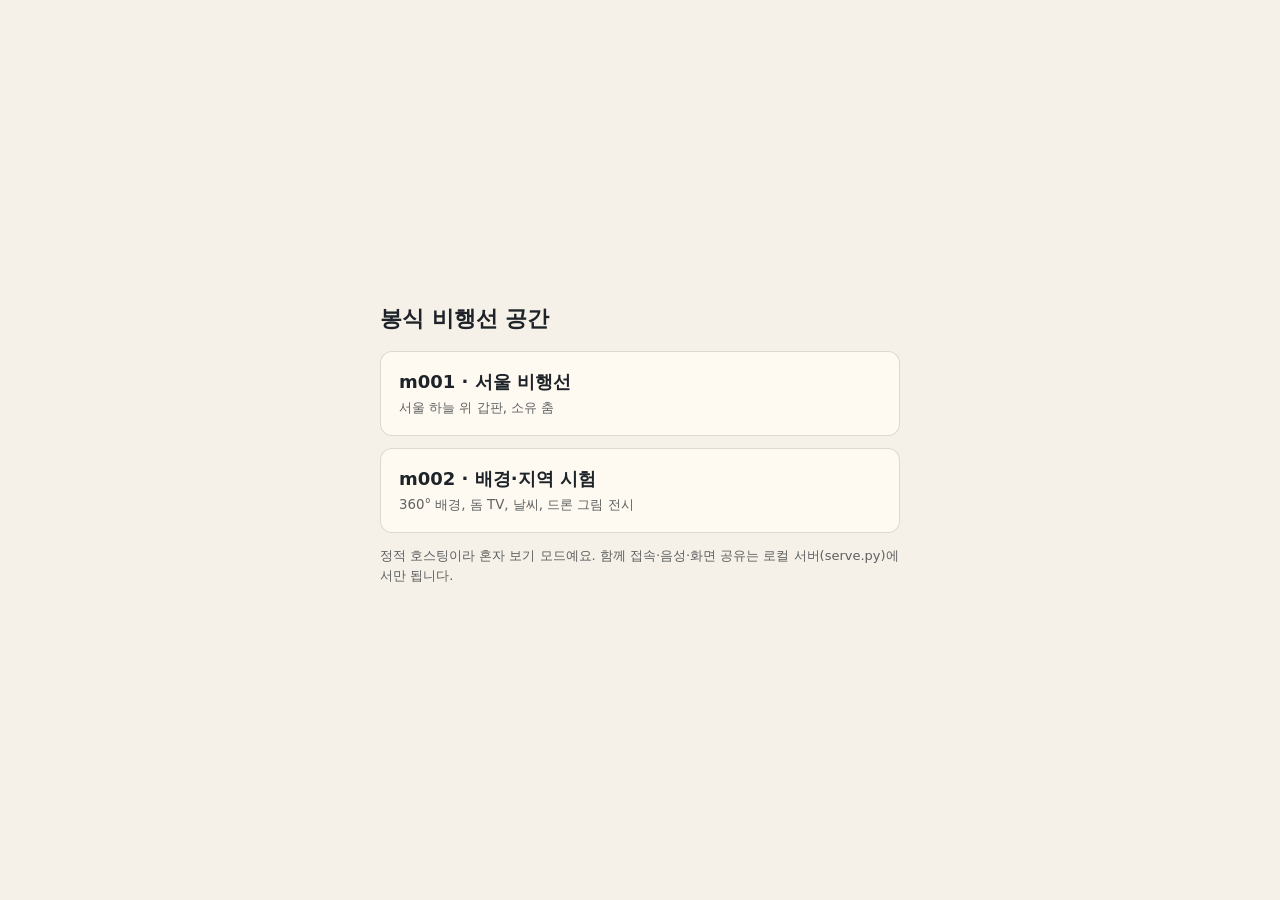
<file: index.html>
<!doctype html>
<html lang="ko"><head><meta charset="utf-8"><meta name="viewport" content="width=device-width,initial-scale=1">
<title>봉식 비행선 공간</title>
<style>:root{color-scheme:light dark;--bg:#f6f1e8;--fg:#1d2328;--card:#fffaf1;--line:#0002}
@media (prefers-color-scheme:dark){:root{--bg:#12181d;--fg:#f2ece2;--card:#1b232a;--line:#fff2}}
body{margin:0;min-height:100vh;display:grid;place-items:center;background:var(--bg);color:var(--fg);font:16px/1.5 system-ui,sans-serif;padding:16px;box-sizing:border-box}
main{max-width:520px;width:100%}h1{font-size:22px;margin:0 0 16px}a{display:block;padding:16px 18px;margin:0 0 12px;border:1px solid var(--line);border-radius:12px;background:var(--card);color:inherit;text-decoration:none}
a b{display:block;font-size:18px}small{opacity:.7}p{font-size:13px;opacity:.7}</style></head>
<body><main><h1>봉식 비행선 공간</h1>
<a href="./m001/"><b>m001 · 서울 비행선</b><small>서울 하늘 위 갑판, 소유 춤</small></a>
<a href="./m002/"><b>m002 · 배경·지역 시험</b><small>360° 배경, 돔 TV, 날씨, 드론 그림 전시</small></a>
<p>정적 호스팅이라 혼자 보기 모드예요. 함께 접속·음성·화면 공유는 로컬 서버(serve.py)에서만 됩니다.</p>
</main></body></html>
</file>
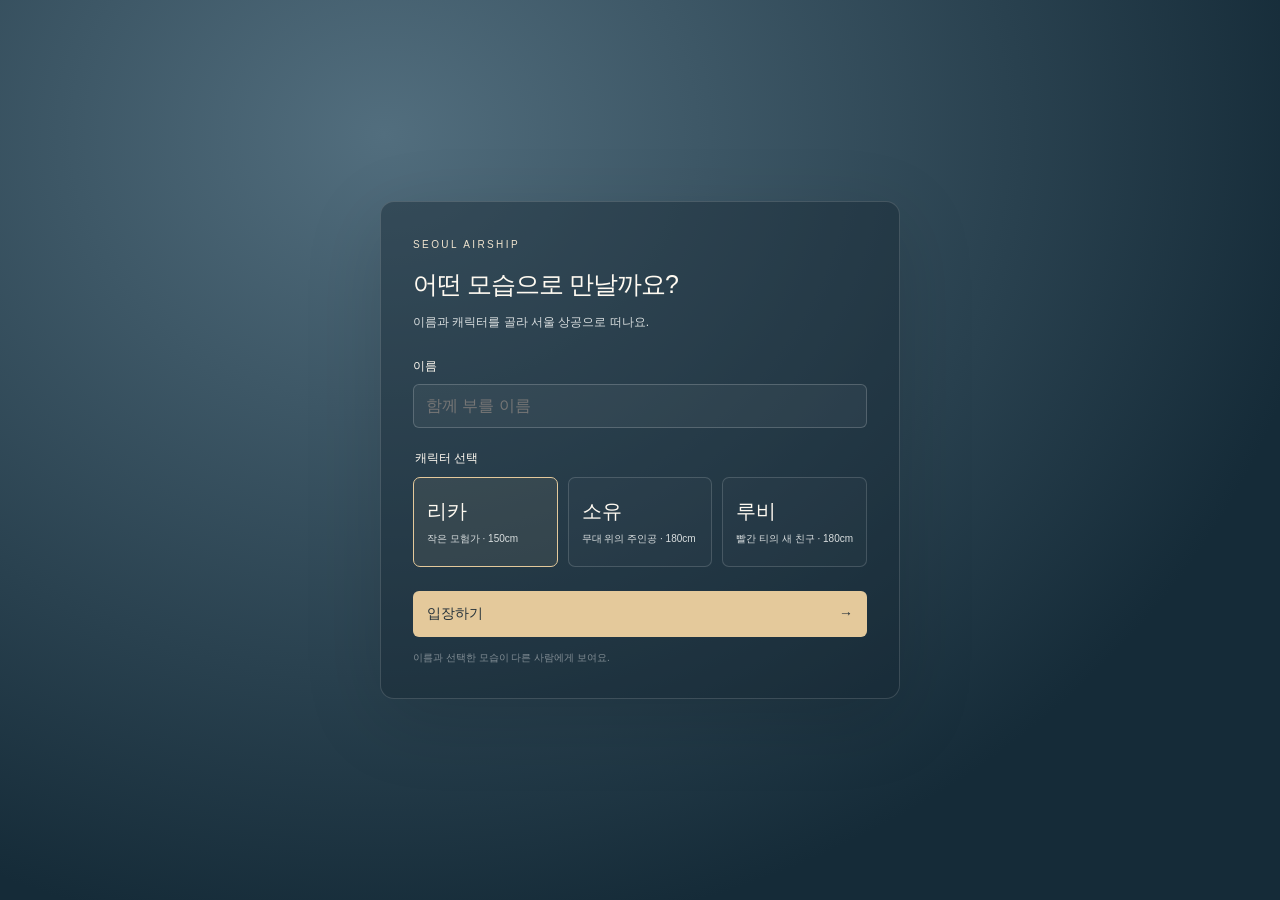
<file: m001/index.html>
<!doctype html>
<html lang="ko">
<head>
<meta charset="utf-8"><meta name="viewport" content="width=device-width, initial-scale=1, viewport-fit=cover">
<meta name="theme-color" content="#18232c">
<title>서울 상공 · 소유의 춤</title>
<link rel="icon" href="data:image/svg+xml,%3Csvg xmlns='http://www.w3.org/2000/svg' viewBox='0 0 32 32'%3E%3Cpath d='M15 3h2l1 12 8 14h-7l-3-7-3 7H6l8-14z' fill='%23c4a475'/%3E%3C/svg%3E">
<link rel="stylesheet" href="style.css">
<script type="importmap">{"imports":{"three":"./vendor/three/three.module.js","three/addons/":"./vendor/three/addons/"}}</script>
</head>
<body>
<main id="experience" aria-label="서울 부유선 3D 전망 공간">
 <canvas id="scene" tabindex="0" aria-label="서울 전망. 드래그하여 둘러보고 WASD 또는 방향키로 산책합니다."></canvas>
 <div id="loading" role="status" aria-live="polite"><div class="loading-mark">SEOUL</div><p id="load-text">전망 데크를 준비하고 있어요</p><span class="loading-line"></span></div>
 <header class="topbar">
  <div class="identity"><span class="eyebrow">ABOVE THE HAN RIVER</span><h1>서울 상공</h1><p>조금 천천히, 도시를 바라보는 시간.</p></div>
  <div class="top-actions"><span class="altitude"><span class="dot"></span>고도 <b id="altitude">70</b><span>m</span></span><button id="help-button" class="icon-button" aria-label="조작 방법 보기" aria-expanded="false">?</button><button id="fullscreen" class="icon-button" aria-label="전체 화면">⛶</button></div>
 </header>
 <div id="presence" class="presence" role="status" aria-live="polite" data-online="false">함께할 공간에 연결 중…</div>
 <div id="speech-layer" aria-hidden="true"></div>
 <aside id="stage-notice" class="stage-notice" aria-label="공연 알림" hidden><p id="stage-notice-text" role="status" aria-live="polite"></p><button id="stage-notice-view" type="button">공연 보기</button><button id="stage-notice-close" type="button" aria-label="공연 알림 닫기">×</button></aside>
 <section id="avatar-actions" class="avatar-actions" aria-label="캐릭터 동작" hidden>
  <h2>캐릭터 동작</h2><div class="action-buttons"><button data-action="walk" aria-pressed="false" title="리깅된 걷기 동작을 제자리에서 재생">걷기</button><button data-action="wave" aria-pressed="false">인사</button><button data-action="dance" aria-pressed="false">춤</button><button data-action="idle" aria-pressed="true">멈춤</button></div>
  <p id="action-status" role="status">이동키로 산책하거나 동작을 골라보세요.</p>
 </section>
 <button id="chat-toggle" class="chat-toggle" aria-label="채팅 열기" aria-expanded="false" aria-controls="chat-panel"><svg viewBox="0 0 24 24" aria-hidden="true"><path d="M5 4h14a2 2 0 0 1 2 2v10a2 2 0 0 1-2 2h-8l-6 4v-4a2 2 0 0 1-2-2V6a2 2 0 0 1 2-2Z"/><path d="M7 9h10M7 13h7"/></svg><span id="chat-unread" hidden>0</span></button>
 <section id="dance" class="dance" aria-label="방 공용 소유 플레이어" hidden>
  <button id="dance-play" aria-pressed="false" aria-label="소유 플레이" disabled><span id="dance-play-symbol">▶</span><span id="dance-play-label">소유 플레이</span></button>
  <div class="dance-body"><div class="dance-head"><span id="dance-status">방에 연결하는 중…</span></div>
  <div class="dance-track"><span id="dance-time">0:00</span><input id="dance-seek" type="range" min="0" max="33" step="0.01" value="0" aria-label="방 전체 소유 재생 위치" disabled><span id="dance-total">0:33</span></div></div>
  <button id="stage-sound" type="button" hidden>소리 켜기</button>
 </section>
 <aside id="chat-panel" class="chat-panel" aria-label="공간 채팅" hidden>
  <header class="chat-header"><div><span class="chat-live"></span><b>공간 채팅</b><span id="chat-count"></span></div><button id="chat-close" aria-label="채팅 닫기">×</button></header>
  <div id="chat-announcement" class="chat-messages" role="log" aria-live="polite" aria-relevant="additions" tabindex="0"><p id="chat-empty">같은 공간의 사람들과 이야기해 보세요.</p></div>
  <form id="chat-form" class="chat-form" aria-label="말풍선 채팅">
   <div class="chat-row"><input id="chat-input" type="text" maxlength="120" aria-label="할 말" placeholder="메시지 입력…" enterkeyhint="send" autocomplete="off"><button id="chat-send" type="submit" disabled>보내기</button></div>
   <p id="chat-feedback" role="status" aria-live="polite">연결 후 이야기할 수 있어요 · 최대 120자</p>
  </form>
 </aside>
 <section id="join-screen" class="join-screen" role="dialog" aria-modal="true" aria-labelledby="join-title">
  <form id="join-form" class="join-card"><span class="eyebrow">SEOUL AIRSHIP</span><h2 id="join-title">어떤 모습으로 만날까요?</h2><p>이름과 캐릭터를 골라 서울 상공으로 떠나요.</p>
   <label class="join-name" for="join-name">이름<input id="join-name" name="name" required maxlength="16" placeholder="함께 부를 이름" autocomplete="nickname"></label>
   <fieldset class="character-choices"><legend>캐릭터 선택</legend><label><input type="radio" name="character" value="rika" checked><span><b>리카</b><small>작은 모험가 · 150cm</small></span></label><label><input type="radio" name="character" value="soyu"><span><b>소유</b><small>무대 위의 주인공 · 180cm</small></span></label><label><input type="radio" name="character" value="ruby"><span><b>루비</b><small>빨간 티의 새 친구 · 180cm</small></span></label></fieldset>
   <button class="join-submit" type="submit">입장하기 <span>→</span></button><p class="join-note">이름과 선택한 모습이 다른 사람에게 보여요.</p>
  </form>
 </section>
 <nav class="views" aria-label="전망 선택">
  <button data-view="tower" class="active" aria-pressed="true">남산타워</button><button data-view="yeouido" aria-pressed="false">여의도</button><button data-view="hangang" aria-pressed="false">한강</button><span class="divider"></span><button data-view="overview" aria-pressed="false">부유선 전체</button>
 </nav>
 <section class="location" aria-live="polite"><span class="location-label" id="view-kicker">N SEOUL TOWER</span><h2 id="view-title">눈앞에 펼쳐진 서울.</h2><p id="view-description">유리 난간 너머, 한강과 남산타워를 바라보세요.</p></section>
 <aside id="help" class="help-panel" hidden><h2>전망을 즐기는 방법</h2><p>마우스나 손가락으로 화면을 드래그해 둘러보세요.</p><dl><div><dt>W / S 또는 ↑ / ↓</dt><dd>앞뒤로 걷기</dd></div><div><dt>A / D 또는 ← / →</dt><dd>방향 바꾸기</dd></div><div><dt>Shift</dt><dd>조금 빠르게</dd></div><div><dt>Esc</dt><dd>이동 멈추기</dd></div><div><dt>Space</dt><dd>방 전체 소유 재생·멈춤</dd></div></dl><p>왼쪽 아래에서 내 눈높이와 주인공 모드를 선택할 수 있어요. 주인공 모드는 캐릭터 뒤를 따라가는 시점이며, 오른쪽 캐릭터 동작에서 걷기·인사·춤을 실행하고 멈출 수 있어요. <b>관전 모드</b>를 누르면 선택한 캐릭터가 소유 앞 관람 자리로 걸어가고, 왼쪽 채팅 아이콘 아래 소유 플레이를 누르면 방 전체에서 소유의 춤과 노래가 함께 재생돼요. 재생 알림은 모두의 채팅에도 나타나요. 소리가 나지 않으면 소리 켜기를 한 번 눌러 주세요. 난간 밖으로는 나가지 않습니다.</p><button id="close-help">알겠어요</button></aside>
 <footer class="bottom-bar">
  <div class="walk-modes" role="group" aria-label="산책 시점"><button id="first-person" aria-pressed="false"><span>◉</span> 내 눈으로 산책</button><button id="follow" aria-pressed="false"><span>♙</span> 주인공 모드</button><button id="watch" aria-pressed="false" title="선택한 캐릭터가 소유 앞 관람 자리로 걸어가요"><span>♫</span> 관전 모드</button></div>
  <div class="flight-controls"><button id="cruise" aria-pressed="false"><span id="cruise-symbol">▷</span><span id="cruise-text">천천히 비행</span></button><button id="home" aria-label="처음 위치로 돌아가기" title="처음 위치로">↺</button></div>
 </footer>
 <div class="navigation" role="group" aria-label="클릭으로 걷기"><button data-key="ArrowUp" aria-label="앞으로 걷기">↑</button><div><button data-key="ArrowLeft" aria-label="왼쪽으로 돌기">←</button><button id="step" aria-label="앞으로 한 걸음">한 걸음</button><button data-key="ArrowRight" aria-label="오른쪽으로 돌기">→</button></div><button data-key="ArrowDown" aria-label="뒤로 걷기">↓</button></div>

 <div class="hint" id="hint">드래그하여 둘러보기 <span>·</span> WASD 산책</div>
 <div id="error" role="alert" hidden><h2>공간을 불러오지 못했어요</h2><p id="error-message"></p><button id="reload">다시 불러오기</button></div>
</main>
<script type="module" src="main.js"></script>
</body></html>
</file>
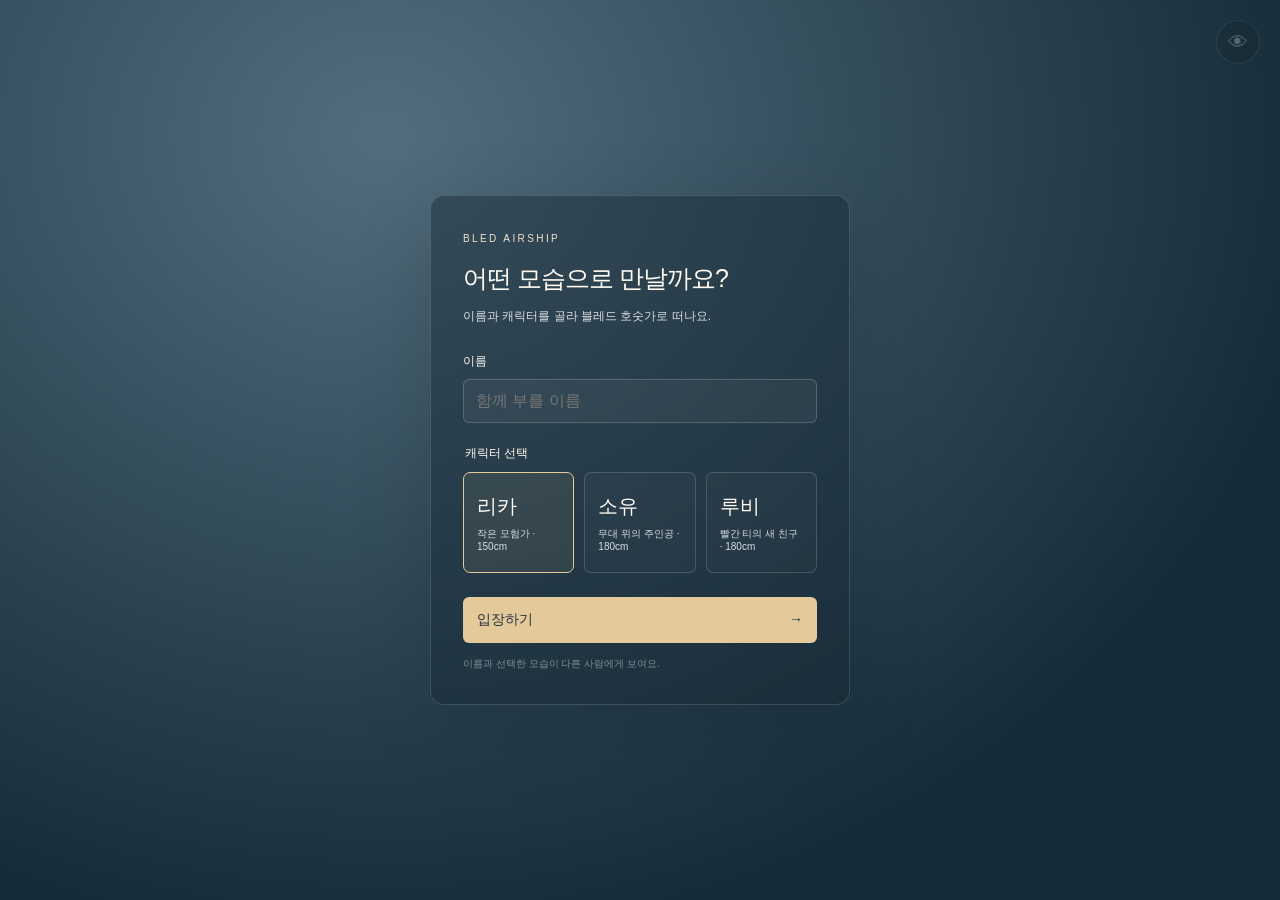
<file: m002/index.html>
<!doctype html>
<html lang="ko">
<head>
<meta charset="utf-8"><meta name="viewport" content="width=device-width, initial-scale=1, viewport-fit=cover">
<meta name="theme-color" content="#18232c">
<title>블레드 호수 · 소유의 춤</title>
<link rel="icon" href="data:image/svg+xml,%3Csvg xmlns='http://www.w3.org/2000/svg' viewBox='0 0 32 32'%3E%3Cpath d='M15 3h2l1 12 8 14h-7l-3-7-3 7H6l8-14z' fill='%23c4a475'/%3E%3C/svg%3E">
<link rel="stylesheet" href="style.css">
<script type="importmap">{"imports":{"three":"./vendor/three/three.module.js","three/addons/":"./vendor/three/addons/"}}</script>
</head>
<body>
<main id="experience" aria-label="블레드 호수 부유선 3D 전망 공간">
 <canvas id="scene" tabindex="0" aria-label="블레드 호수 360° 영상 전망. 드래그하여 둘러보고 WASD 또는 방향키로 산책합니다."></canvas>
 <div id="loading" role="status" aria-live="polite"><div class="loading-mark">BLED</div><p id="load-text">전망 데크를 준비하고 있어요</p><span class="loading-line"></span></div>
 <header class="topbar">
  <div class="identity"><span class="eyebrow">LAKE BLED · 360° VIDEO</span><h1>블레드 호수</h1><p>조금 천천히, 호수를 바라보는 시간.</p></div>
  <div class="top-actions"><span class="altitude"><span class="dot"></span>고도 <b id="altitude">70</b><span>m</span></span><button id="help-button" class="icon-button" aria-label="조작 방법 보기" aria-expanded="false">?</button><button id="fullscreen" class="icon-button" aria-label="전체 화면">⛶</button><button id="ui-toggle" class="icon-button ui-toggle-btn" aria-label="아이콘 및 UI 숨기기/보기" title="아이콘 숨기기 (H)">👁</button></div>
 </header>
 <div id="presence" class="presence" role="status" aria-live="polite" data-online="false">함께할 공간에 연결 중…</div>
 <div id="speech-layer" aria-hidden="true"></div>
 <aside id="stage-notice" class="stage-notice" aria-label="공연 알림" hidden><p id="stage-notice-text" role="status" aria-live="polite"></p><button id="stage-notice-view" type="button">공연 보기</button><button id="stage-notice-close" type="button" aria-label="공연 알림 닫기">×</button></aside>
 <section id="avatar-actions" class="avatar-actions" aria-label="캐릭터 동작" hidden>
  <h2>캐릭터 동작</h2><div class="action-buttons"><button data-action="walk" aria-pressed="false" title="리깅된 걷기 동작을 제자리에서 재생">걷기</button><button data-action="wave" aria-pressed="false">인사</button><button data-action="dance" aria-pressed="false">춤</button><button data-action="idle" aria-pressed="true">멈춤</button></div>
  <p id="action-status" role="status">이동키로 산책하거나 동작을 골라보세요.</p>
 </section>
 <button id="chat-toggle" class="chat-toggle" aria-label="채팅 열기" aria-expanded="false" aria-controls="chat-panel"><svg viewBox="0 0 24 24" aria-hidden="true"><path d="M5 4h14a2 2 0 0 1 2 2v10a2 2 0 0 1-2 2h-8l-6 4v-4a2 2 0 0 1-2-2V6a2 2 0 0 1 2-2Z"/><path d="M7 9h10M7 13h7"/></svg><span id="chat-unread" hidden>0</span></button>
 <button id="tv-toggle" class="tv-toggle" aria-label="미디어 & 360° 배경 센터 열기" aria-expanded="false" aria-controls="tv-panel" title="미디어 & 360° 배경 센터"><svg viewBox="0 0 24 24" aria-hidden="true"><rect x="2" y="7" width="20" height="13" rx="2"/><path d="m17 2-5 5-5-5"/></svg></button>
 <button id="share-toggle" class="share-toggle" aria-label="접속 주소(URL) 공유" aria-expanded="false" aria-controls="share-panel" title="접속 주소(공유기·퍼블릭 IP) 공유"><svg viewBox="0 0 24 24" aria-hidden="true"><path d="M10 13a5 5 0 0 0 7.54.54l3-3a5 5 0 0 0-7.07-7.07l-1.72 1.71"/><path d="M14 11a5 5 0 0 0-7.54-.54l-3 3a5 5 0 0 0 7.07 7.07l1.71-1.71"/></svg></button>
 <aside id="share-panel" class="share-panel" aria-label="접속 주소 공유" hidden>
  <header class="share-header"><div><b>공간 접속 주소 공유 (URL)</b></div><button id="share-close" aria-label="공유 패널 닫기">×</button></header>
  <div class="share-content">
   <div class="share-card">
    <div class="share-card-header"><span class="share-badge lan">공유기(Wi-Fi) IP</span><small>같은 Wi-Fi 접속용</small></div>
    <div class="share-input-row">
     <input id="share-lan-url" type="text" readonly value="불러오는 중…">
     <button id="share-lan-copy" type="button" class="share-copy-btn">복사</button>
    </div>
    <p class="share-card-tip">같은 와이파이나 공유기에 연결된 스마트폰, 노트북, 태블릿에서 바로 접속할 수 있어요.</p>
   </div>
   <div class="share-card">
    <div class="share-card-header"><span class="share-badge public">퍼블릭(공인) IP</span><small>외부 인터넷 접속용</small></div>
    <div class="share-input-row">
     <input id="share-pub-url" type="text" readonly value="불러오는 중…">
     <button id="share-pub-copy" type="button" class="share-copy-btn">복사</button>
    </div>
    <p class="share-card-tip">집 밖이나 LTE/5G 모바일 데이터를 쓰는 다른 사람에게 보낼 주소예요.</p>
   </div>
   <details class="share-guide">
    <summary><b>퍼블릭 IP 오픈(외부 접속 허용) 방법 안내</b></summary>
    <div class="guide-body">
     <ol>
      <li><b>공유기 관리자 접속</b>: 브라우저로 <code>http://192.168.0.1</code> (또는 <code>192.168.1.1</code>)에 접속합니다.</li>
      <li><b>포트포워딩 설정</b>:
       <ul>
        <li>내부 IP: <code id="guide-lan-ip">192.168.75.32</code></li>
        <li>외부/내부 포트: <code>4400</code>, 프로토콜: <code>TCP</code> 추가 후 저장</li>
       </ul>
      </li>
      <li><b>맥 방화벽 허용</b>: 시스템 설정 → 네트워크 → 방화벽에서 들어오는 연결을 허용합니다.</li>
      <li><b>간편 대안</b>: 터미널에서 <code>cloudflared tunnel --url http://localhost:4400</code> 실행 시 공유기 설정 없이 전 세계 누구나 접속 가능한 보안 HTTPS 주소가 즉시 열립니다.</li>
     </ol>
    </div>
   </details>
  </div>
 </aside>
 <aside id="tv-panel" class="tv-panel" aria-label="미디어 및 배경 센터" hidden>
  <header class="tv-header"><div><b>미디어 & 배경 센터</b></div><button id="tv-close" aria-label="패널 닫기">×</button></header>
  <div class="tv-tabs" role="tablist">
   <button type="button" class="tv-tab-btn active" data-tab="tab-bg-photos" role="tab" aria-selected="true">📷 사진·그림 (14)</button>
   <button type="button" class="tv-tab-btn" data-tab="tab-bg-videos" role="tab" aria-selected="false">🎬 360° 영상 (2)</button>
   <button type="button" class="tv-tab-btn" data-tab="tab-tv" role="tab" aria-selected="false">📺 TV 화면</button>
  </div>
  <div class="tv-content">
   <!-- 1. 360 사진 파노라마 목록 -->
   <section id="tab-bg-photos" class="tv-tab-pane active" role="tabpanel">
    <div class="tv-section-desc">사진과 그림으로 둘러보는 풍경. 입체 산맥은 움직일 때 깊이가 달라져요.</div>
    <fieldset id="panorama-controls" class="panorama-controls" hidden>
     <legend>구름 위 산맥 · 입체 효과</legend>
     <div class="panorama-modes" role="group" aria-label="파노라마 입체 비교">
      <button id="panorama-flat" type="button" aria-pressed="false">정지 비교</button>
      <button id="panorama-depth" type="button" aria-pressed="true">여러 레이어</button>
     </div>
     <label class="panorama-range" for="panorama-amount">입체 강도 <output id="panorama-amount-value" for="panorama-amount">1.0배</output></label>
     <input id="panorama-amount" type="range" min="0" max="2" step="0.1" value="1" aria-label="파노라마 입체 강도">
     <label class="panorama-check"><input id="panorama-clouds" type="checkbox" checked> 구름 흐르기</label>
     <label class="panorama-check"><input id="panorama-preview" type="checkbox"> 시차 미리보기</label>
     <p>WASD로 산책하거나 ‘천천히 비행’을 켜 보세요. 미리보기는 풍경만 천천히 움직여요.</p>
    </fieldset>
    <div class="tv-media-list scrollable">
     <button type="button" class="tv-bg-btn" data-bg-id="alpine_layers"><b>구름 위 산맥 · 입체 파노라마</b><small>하늘 · 먼 산 · 구름 · 가까운 능선의 4겹 이미지</small></button>
     <button type="button" class="tv-bg-btn" data-bg-id="seoul"><b>서울 상공 파노라마</b><small>원통 스카이라인 · 서울 360°</small></button>
     <button type="button" class="tv-bg-btn" data-bg-id="paris"><b>파리 상공 (에펠탑)</b><small>센강 & 에펠탑 · 파리 360°</small></button>
     <button type="button" class="tv-bg-btn" data-bg-id="haor"><b>하오르 밤하늘</b><small>360° 별빛 파노라마</small></button>
     <button type="button" class="tv-bg-btn" data-bg-id="kloofendal"><b>클루펜달 언덕</b><small>Kloofendal 48d · 맑은 언덕</small></button>
     <button type="button" class="tv-bg-btn" data-bg-id="sunflowers"><b>해바라기 들판</b><small>Sunflowers Field · 황금빛 꽃밭</small></button>
     <button type="button" class="tv-bg-btn" data-bg-id="cape_hill"><b>케이프 해안 언덕</b><small>Cape Hill Ocean View · 바다 절경</small></button>
     <button type="button" class="tv-bg-btn" data-bg-id="kiara_dawn"><b>키아라 산맥 일출</b><small>Kiara 1 Dawn · 붉은 여명</small></button>
     <button type="button" class="tv-bg-btn" data-bg-id="spruit_sunrise"><b>스프루이트 강변 일출</b><small>Spruit Sunrise · 아침 강변</small></button>
     <button type="button" class="tv-bg-btn" data-bg-id="rural_landscape"><b>평화로운 시골 전원</b><small>Rural Landscape · 아늑한 풍경</small></button>
     <button type="button" class="tv-bg-btn" data-bg-id="satara_night"><b>사타라 은하수 밤하늘</b><small>Satara Night · 밤하늘 은하수</small></button>
     <button type="button" class="tv-bg-btn" data-bg-id="syferfontein"><b>자이퍼폰테인 맑은 하늘</b><small>Syferfontein Clear Sky · 푸른 하늘</small></button>
     <button type="button" class="tv-bg-btn" data-bg-id="green_sanctuary"><b>초록 숲속 성역</b><small>Green Sanctuary · 싱그러운 숲</small></button>
     <button type="button" class="tv-bg-btn" data-bg-id="autumn_field"><b>가을빛 들판</b><small>Autumn Field · 가을빛 정취</small></button>
    </div>
   </section>
   <!-- 2. 360 영상 배경 목록 -->
   <section id="tab-bg-videos" class="tv-tab-pane" role="tabpanel" hidden>
    <div class="tv-section-desc">실시간 재생되는 360° 입체 비디오 배경입니다.</div>
    <div class="tv-media-list scrollable">
     <button type="button" class="tv-bg-btn active" data-bg-id="bled"><b>블레드 호수 타임랩스</b><small>360° 비디오 · 슬로베니아 호수</small></button>
     <button type="button" class="tv-bg-btn" data-bg-id="tolmin"><b>톨민 알프스 상공</b><small>360° 비디오 · 패러글라이딩</small></button>
    </div>
   </section>
   <!-- 3. TV 화면 미디어 제어 -->
   <section id="tab-tv" class="tv-tab-pane" role="tabpanel" hidden>
    <div class="tv-row"><span>TV 화면 전원</span><button id="tv-power-btn" type="button" class="tv-action-btn">TV 끄기</button></div>
    <div class="tv-section-desc">반대편 TV 모니터에 상영할 미디어 영상을 선택합니다.</div>
    <div class="tv-media-list">
     <button type="button" class="tv-media-btn active" data-media-id="odyssey"><b>화면 조정 시험 영상</b><small>POV 곡면 돔 TV (16:9)</small></button>
     
     <button type="button" class="tv-media-btn" data-media-id="bled"><b>블레드 호수 타임랩스</b><small>360° VR 파노라마</small></button>
     <button type="button" class="tv-media-btn" data-media-id="tolmin"><b>톨민 패러글라이딩</b><small>360° VR 파노라마</small></button>
    </div>
    <div class="tv-section-desc tv-extra-title">기타</div>
    <div class="tv-media-list">
     <button type="button" id="gallery-toggle" class="tv-extra-btn" aria-pressed="false"><b>🛸 드론 갤러리</b><small>TV를 켜고 발표 모드로 · 드론이 그림을 들고 둘러싸요</small></button>
    </div>
   </section>
  </div>
 </aside>
 <section id="dance" class="dance" aria-label="방 공용 소유 플레이어" hidden>
  <button id="dance-play" aria-pressed="false" aria-label="소유 플레이" disabled><span id="dance-play-symbol">▶</span><span id="dance-play-label">소유 플레이</span></button>
  <div class="dance-body"><div class="dance-head"><span id="dance-status" role="status" aria-live="polite">방에 연결하는 중…</span></div>
  <div class="dance-track"><span id="dance-time">0:00</span><input id="dance-seek" type="range" min="0" max="33" step="0.01" value="0" aria-label="방 전체 소유 재생 위치" disabled><span id="dance-total">0:33</span></div></div>
  <button id="stage-sound" type="button" hidden>소리 켜기</button>
 </section>
 <section id="pov" class="dance pov" aria-label="방 공용 POV 플레이어" hidden>
  <button id="pov-play" aria-pressed="false" aria-label="POV 플레이" disabled><span id="pov-play-symbol">▶</span><span id="pov-play-label">POV 플레이</span></button>
  <div class="dance-body"><div class="dance-head"><span id="pov-status" role="status" aria-live="polite">POV 영상 준비 중…</span></div>
  <progress id="pov-progress" class="pov-progress" max="100" value="0" aria-label="POV 영상 다운로드 진행률" hidden></progress>
  <div class="dance-track"><span id="pov-time">0:00</span><input id="pov-seek" type="range" min="0" max="127.56" step="0.01" value="0" aria-label="방 전체 POV 재생 위치" disabled><span id="pov-total">2:07</span></div></div>
  <button id="pov-sound" type="button" hidden>소리 켜기</button>
 </section>
 <aside id="chat-panel" class="chat-panel" aria-label="공간 채팅" hidden>
  <header class="chat-header"><div><span class="chat-live"></span><b>공간 채팅</b><span id="chat-count"></span></div><button id="chat-close" aria-label="채팅 닫기">×</button></header>
  <div id="chat-announcement" class="chat-messages" role="log" aria-live="polite" aria-relevant="additions" tabindex="0"><p id="chat-empty">같은 공간의 사람들과 이야기해 보세요.</p></div>
  <form id="chat-form" class="chat-form" aria-label="말풍선 채팅">
   <div class="chat-row"><input id="chat-input" type="text" maxlength="120" aria-label="할 말" placeholder="메시지 입력…" enterkeyhint="send" autocomplete="off"><button id="chat-send" type="submit" disabled>보내기</button></div>
   <p id="chat-feedback" role="status" aria-live="polite">연결 후 이야기할 수 있어요 · 최대 120자</p>
  </form>
 </aside>
 <section id="join-screen" class="join-screen" role="dialog" aria-modal="true" aria-labelledby="join-title">
  <form id="join-form" class="join-card"><span class="eyebrow">BLED AIRSHIP</span><h2 id="join-title">어떤 모습으로 만날까요?</h2><p>이름과 캐릭터를 골라 블레드 호숫가로 떠나요.</p>
   <label class="join-name" for="join-name">이름<input id="join-name" name="name" required maxlength="16" placeholder="함께 부를 이름" autocomplete="nickname"></label>
   <fieldset class="character-choices"><legend>캐릭터 선택</legend><label><input type="radio" name="character" value="rika" checked><span><b>리카</b><small>작은 모험가 · 150cm</small></span></label><label><input type="radio" name="character" value="soyu"><span><b>소유</b><small>무대 위의 주인공 · 180cm</small></span></label><label><input type="radio" name="character" value="ruby"><span><b>루비</b><small>빨간 티의 새 친구 · 180cm</small></span></label></fieldset>
   <button class="join-submit" type="submit">입장하기 <span>→</span></button><p class="join-note">이름과 선택한 모습이 다른 사람에게 보여요.</p>
  </form>
 </section>
 <nav class="views" aria-label="전망 선택">
  <button data-view="tower" class="active" aria-pressed="true">호수와 섬</button><button data-view="yeouido" aria-pressed="false">호숫가</button><button data-view="hangang" aria-pressed="false">숲길</button><span class="divider"></span><button data-view="overview" aria-pressed="false">부유선 전체</button><span class="divider"></span><button id="bg-switch" title="360° 배경 영상 바꾸기" aria-label="360° 배경 영상 바꾸기">블레드 ⇄</button>
 </nav>
 <section class="location" aria-live="polite"><span class="location-label" id="view-kicker">BLED ISLAND</span><h2 id="view-title">호수 위의 작은 섬.</h2><p id="view-description">유리 난간 너머, 블레드 호수와 섬 위 성당을 바라보세요.</p></section>
 <aside id="help" class="help-panel" hidden><h2>전망을 즐기는 방법</h2><p>마우스나 손가락으로 화면을 드래그해 둘러보세요.</p><p id="bg-credit" class="credit">배경 영상: <a href="https://commons.wikimedia.org/wiki/File:Video_360%C2%B0._Timelapse._Bled_Lake_in_Slovenia..webm" target="_blank" rel="noopener">Video 360°. Timelapse. Bled Lake in Slovenia</a> · Fabio Casati · <a href="https://creativecommons.org/licenses/by/3.0/" target="_blank" rel="noopener">CC BY 3.0</a></p><dl><div><dt>W / S 또는 ↑ / ↓</dt><dd>앞뒤로 걷기</dd></div><div><dt>A / D 또는 ← / →</dt><dd>방향 바꾸기</dd></div><div><dt>Shift</dt><dd>조금 빠르게</dd></div><div><dt>Esc</dt><dd>이동 멈추기</dd></div><div><dt>Space</dt><dd>방 전체 소유 재생·멈춤</dd></div><div><dt>V</dt><dd>시점 토글 (1인칭 내 눈 ↔ 3인칭 주인공)</dd></div><div><dt>H</dt><dd>아이콘 숨기기 / 보이기 (화면 정리)</dd></div></dl><p>왼쪽 아래에서 내 눈높이와 주인공 모드를 선택할 수 있어요. 주인공 모드는 캐릭터 뒤를 따라가는 시점이며, 오른쪽 캐릭터 동작에서 걷기·인사·춤을 실행하고 다른 사람에게도 그대로 보여요. <b>관전 모드</b>를 누르면 소유 앞 관람 자리로 걸어가요. 소유 가까이(5m)에서 <b>소유를 누르면</b> 노래 메뉴와 플레이 버튼이, 왼쪽 <b>TV 아이콘</b>에는 <b>POV 플레이</b>가 있어 방 전체에서 함께 감상할 수 있어요. 강단 가까이에서 <b>강단을 누르면</b> 강의와 날씨 컨트롤이 나오고, 오른쪽 아이콘으로 전망·비행·동작·말하기를 열어요. 아직 POV 영상을 내려받는 사람이 있으면 다운로드 진행률(%)이 표시되고, 모두 다 받으면 같은 지점부터 함께 재생됩니다.</p><button id="close-help">알겠어요</button></aside>
 <footer class="bottom-bar">
  <div class="walk-modes" role="group" aria-label="산책 시점"><button id="first-person" aria-pressed="false"><span>◉</span> 내 눈으로 산책</button><button id="follow" aria-pressed="false"><span>♙</span> 주인공 모드</button><button id="watch" aria-pressed="false" title="선택한 캐릭터가 소유 앞 관람 자리로 걸어가요"><span>♫</span> 관전 모드</button></div>
  <div class="flight-controls"><button id="dome-toggle" aria-pressed="true" title="반대편 POV 돔 화면 켜기/끄기"><span>◠</span> 돔 화면</button><button id="cruise" aria-pressed="false"><span id="cruise-symbol">▷</span><span id="cruise-text">천천히 비행</span></button><button id="home" aria-label="처음 위치로 돌아가기" title="처음 위치로">↺</button></div>
 </footer>
 <div class="navigation" role="group" aria-label="클릭으로 걷기"><button data-key="ArrowUp" aria-label="앞으로 걷기">↑</button><div><button data-key="ArrowLeft" aria-label="왼쪽으로 돌기">←</button><button id="step" aria-label="앞으로 한 걸음">한 걸음</button><button id="btn-v" class="nav-v-btn" aria-label="시점 변경 V (내 눈 / 주인공)" title="시점 변경 (V)">V</button><button data-key="ArrowRight" aria-label="오른쪽으로 돌기">→</button></div><button data-key="ArrowDown" aria-label="뒤로 걷기">↓</button></div>

 <div class="hint" id="hint">드래그하여 둘러보기 <span>·</span> WASD 산책</div>
 <button id="ui-restore-btn" class="ui-restore-btn" aria-label="아이콘 다시 표시" title="아이콘 다시 표시 (H)" hidden>👁</button>
 <div id="error" role="alert" hidden><h2>공간을 불러오지 못했어요</h2><p id="error-message"></p><button id="reload">다시 불러오기</button></div>
</main>
<script type="module" src="main.js"></script>
</body></html>
</file>
<file: m001/style.css>
:root{color-scheme:dark;--ink:#fffaf1;--muted:#dbd9d1;--panel:rgba(18,28,34,.65);--line:rgba(255,255,255,.20);--accent:#e4c99b;font-family:ui-sans-serif,-apple-system,BlinkMacSystemFont,"Apple SD Gothic Neo","Noto Sans KR",sans-serif}*{box-sizing:border-box}html,body{margin:0;width:100%;height:100%;overflow:hidden}body{background:#4c6d83;color:var(--ink)}button{font:inherit;color:inherit;cursor:pointer;border:0;-webkit-tap-highlight-color:transparent}button:focus-visible,a:focus-visible,canvas:focus-visible{outline:2px solid var(--accent);outline-offset:4px}button{transition:background .18s,color .18s,transform .18s}button:hover{background:rgba(255,255,255,.15)}button:active{transform:translateY(1px)}#experience,#scene{width:100%;height:100%;position:absolute;inset:0}#scene{display:block;touch-action:none;outline-offset:-5px}#experience:after{content:"";pointer-events:none;position:absolute;inset:0;background:linear-gradient(180deg,rgba(7,24,38,.30),transparent 25%,transparent 68%,rgba(10,20,24,.45));z-index:1}.topbar{position:absolute;top:32px;left:40px;right:40px;display:flex;justify-content:space-between;align-items:flex-start;z-index:3;pointer-events:none}.identity{text-shadow:0 2px 20px #14233055}.eyebrow{font-size:10px;letter-spacing:.24em;color:#f0e4cf}.identity h1{font-size:30px;font-weight:550;letter-spacing:-.05em;margin:8px 0 7px}.identity p{font-size:12px;color:#fff7e6e6;margin:0;letter-spacing:.02em}.top-actions{display:flex;align-items:center;gap:10px;pointer-events:auto}.altitude{display:flex;align-items:baseline;gap:5px;font-size:11px;letter-spacing:.03em;margin-right:8px;text-shadow:0 1px 6px #0008}.altitude b{font-size:22px;font-weight:450;font-variant-numeric:tabular-nums}.dot{display:inline-block;width:5px;height:5px;border-radius:50%;background:#d9eccf;margin-right:5px;align-self:center}.icon-button{background:var(--panel);border:1px solid var(--line);border-radius:50%;width:36px;height:36px;font-size:18px;backdrop-filter:blur(14px)}.views{position:absolute;top:34px;left:50%;transform:translateX(-50%);display:flex;align-items:center;padding:5px;background:var(--panel);border:1px solid var(--line);border-radius:8px;z-index:3;backdrop-filter:blur(18px);white-space:nowrap}.views button{padding:10px 17px;background:transparent;border-radius:4px;font-size:12px;letter-spacing:.01em;color:#eee8dccc}.views button.active{background:#f1e6d7;color:#293333}.divider{height:18px;width:1px;background:var(--line);margin:0 4px}.location{position:absolute;left:40px;bottom:118px;z-index:2;pointer-events:none;text-shadow:0 2px 15px #0007}.location-label{font-size:10px;letter-spacing:.23em;color:var(--accent)}.location h2{font-size:26px;letter-spacing:-.04em;font-weight:450;margin:9px 0}.location p{font-size:12px;color:#fff6e9cc;line-height:1.7;margin:0}.bottom-bar{position:absolute;left:40px;right:40px;bottom:33px;z-index:4;display:flex;justify-content:space-between;align-items:center;pointer-events:none}.walk-modes,.flight-controls{display:flex;align-items:center;gap:4px;background:var(--panel);border:1px solid var(--line);padding:5px;border-radius:8px;backdrop-filter:blur(18px);pointer-events:auto}.walk-modes button,.flight-controls button{border-radius:4px;padding:11px 15px;background:transparent;font-size:12px;white-space:nowrap}.walk-modes button span{margin-right:7px;font-size:14px}.walk-modes button[aria-pressed=true],#cruise[aria-pressed=true]{background:#f1e6d7;color:#293333}#cruise-symbol{font-size:18px;margin-right:9px;vertical-align:-1px}#home{font-size:21px;padding:5px 14px;border-left:1px solid var(--line);border-radius:0}.navigation{position:absolute;right:42px;bottom:115px;display:flex;flex-direction:column;align-items:center;gap:4px;z-index:4;user-select:none;touch-action:none}.navigation div{display:flex;gap:4px;align-items:center}.navigation button{background:rgba(18,28,34,.5);border:1px solid var(--line);border-radius:5px;backdrop-filter:blur(10px);width:37px;height:32px;font-size:16px;touch-action:none}.navigation #step{width:54px;font-size:10px}.hint{position:absolute;z-index:3;left:50%;bottom:50px;transform:translateX(-50%);font-size:10px;color:#ffffffb3;letter-spacing:.04em;pointer-events:none}.hint span{padding:0 10px;color:#fff6}.help-panel{position:absolute;right:40px;top:90px;z-index:6;width:320px;background:rgba(20,31,38,.96);border:1px solid var(--line);border-radius:10px;padding:24px;box-shadow:0 15px 60px #0003}.help-panel h2{font-size:17px;font-weight:500;margin:0 0 16px}.help-panel p{font-size:12px;line-height:1.8;color:#deded8}.help-panel dl{font-size:11px}.help-panel dl div{display:flex;justify-content:space-between;padding:10px 0;border-bottom:1px solid #fff1}.help-panel dd{margin:0;color:var(--accent)}.help-panel button,#error button{padding:10px 18px;background:#e6d0ae;color:#26333b;border-radius:4px;margin-top:10px}.help-panel[hidden],#error[hidden],#loading[hidden]{display:none}#loading{position:absolute;inset:0;z-index:10;background:#192b36;display:flex;flex-direction:column;justify-content:center;align-items:center}.loading-mark{font-family:Georgia,serif;font-size:46px;letter-spacing:.24em;font-weight:400;color:#e8d3b0}.loading-line{margin-top:20px;width:135px;height:1px;background:linear-gradient(90deg,transparent,#e8d3b0,transparent);animation:breathe 1.8s ease-in-out infinite}#loading p{font-size:12px;color:#c4cbd0;margin-top:18px}#error{position:absolute;inset:0;display:grid;place-content:center;background:#1a2b35e8;text-align:center;z-index:12;padding:30px}#error h2{font-size:22px}#error p{font-size:13px;max-width:500px;line-height:1.7;color:#ddd}#error button{justify-self:center}@keyframes breathe{50%{opacity:.25;transform:scaleX(.65)}}@media(max-width:900px){.topbar{top:23px;left:25px;right:25px}.identity h1{font-size:25px}.identity p{display:none}.views{top:105px}.location{left:25px;bottom:125px}.bottom-bar{left:25px;right:25px;bottom:25px}.hint{display:none}.navigation{right:27px;bottom:115px}.location h2{font-size:23px}.help-panel{right:25px;top:150px}}@media(max-width:580px){.topbar{left:19px;right:19px;top:20px}.eyebrow{font-size:8px}.identity h1{font-size:24px}.altitude{margin-right:0;font-size:9px}.altitude b{font-size:18px}.icon-button{width:30px;height:30px;font-size:15px}.top-actions{gap:6px}.views{top:98px;width:calc(100% - 36px);justify-content:center}.views button{padding:10px 11px;font-size:11px}.location{left:20px;bottom:177px;max-width:70%}.location h2{font-size:21px}.location p{font-size:10px;max-width:200px}.bottom-bar{left:18px;right:18px;bottom:max(20px,env(safe-area-inset-bottom));gap:10px;align-items:flex-end;flex-wrap:wrap}.walk-modes{width:100%;justify-content:center}.walk-modes button{flex:1;padding:12px 10px}.flight-controls{order:-1;margin-left:auto}.flight-controls button{font-size:10px;padding:7px 12px}.navigation{right:20px;bottom:166px}.navigation button{width:33px;height:30px}.navigation #step{width:47px}.help-panel{right:18px;top:154px;width:calc(100% - 36px);max-width:340px}.location-label{font-size:8px}}

.dance{position:absolute;left:50%;bottom:33px;transform:translateX(-50%);z-index:4;display:flex;align-items:center;gap:12px;width:min(420px,calc(100% - 640px));min-width:300px;padding:7px 14px 7px 7px;background:var(--panel);border:1px solid var(--line);border-radius:8px;backdrop-filter:blur(18px)}
.dance[hidden]{display:none}
#dance-play{flex:none;width:44px;height:44px;border-radius:6px;background:#f1e6d7;color:#293333;font-size:16px}
#dance-play:hover{background:#fff4e4}
#dance-play[aria-pressed=true]{background:var(--accent)}
.dance-body{flex:1;min-width:0}
.dance-head{display:flex;align-items:baseline;gap:8px;font-size:12px;margin-bottom:5px;white-space:nowrap;overflow:hidden}
.dance-head b{font-weight:600;letter-spacing:.02em}
.dance-head span{font-size:11px;color:#eee8dcb3;overflow:hidden;text-overflow:ellipsis}
.dance-track{display:flex;align-items:center;gap:8px;font-size:10px;color:#eee8dccc;font-variant-numeric:tabular-nums}
#dance-seek{flex:1;min-width:0;accent-color:var(--accent);height:16px;margin:0}
#watch[aria-pressed=true]{background:#f1e6d7;color:#293333}
.hint{bottom:96px}
@media(max-width:1100px){.dance{bottom:96px;width:min(420px,calc(100% - 50px))}.hint{display:none}}
@media(max-width:900px){.dance{bottom:88px}.location{bottom:190px}.navigation{bottom:180px}}
@media(max-width:580px){.dance{bottom:132px;width:calc(100% - 36px);min-width:0;gap:10px;padding:6px 12px 6px 6px}#dance-play{width:40px;height:40px}.location{bottom:236px}.navigation{bottom:226px}.walk-modes button{padding:12px 6px;font-size:11px}.walk-modes button span{margin-right:4px}}

.presence{position:absolute;top:134px;left:40px;z-index:3;max-width:calc(100% - 80px);padding:7px 11px;border:1px solid var(--line);border-radius:5px;background:var(--panel);color:var(--muted);font-size:11px;backdrop-filter:blur(12px);pointer-events:none}
.presence[data-online=true]{color:#d9eccf}
@media(max-width:900px){.presence{top:165px;left:25px}}
@media(max-width:580px){.presence{top:155px;left:19px;max-width:calc(100% - 38px);font-size:10px}}

.chat-form{flex:none;padding:12px;border-top:1px solid #ffffff20;background:#101b2528}
.chat-row{display:flex;gap:6px}.chat-row input{min-width:0;flex:1;background:#ffffff12;color:#fffaf1;border:1px solid #ffffff24;border-radius:4px;padding:10px;font:inherit;font-size:13px}.chat-row button{background:var(--accent);color:#26333b;padding:8px 12px;border-radius:4px;font-size:12px}.chat-row button:disabled{opacity:.45;cursor:default}
#chat-feedback{font-size:10px;color:var(--muted);line-height:1.5;margin:6px 2px 0}
#speech-layer{position:absolute;inset:0;z-index:3;pointer-events:none;overflow:hidden}
.speech-bubble{position:absolute;width:max-content;max-width:min(240px,70vw);padding:10px 14px;border-radius:15px;background:#fffdf6;color:#293333;box-shadow:0 3px 16px #14233035;font-size:14px;line-height:1.5;overflow-wrap:anywhere;white-space:pre-wrap;transform:translate(-50%,-100%);border:1px solid #d2c4ad}
.speech-bubble:after{content:"";position:absolute;bottom:-9px;left:calc(50% - 8px);border-width:9px 8px 0;border-style:solid;border-color:#fffdf6 transparent transparent}
.speech-bubble[hidden]{display:none}.speech-bubble.self{background:#f9e8c8}.speech-bubble.self:after{border-top-color:#f9e8c8}
.sr-only{position:absolute;width:1px;height:1px;padding:0;margin:-1px;overflow:hidden;clip-path:inset(50%);white-space:nowrap;border:0}

@media(max-width:580px){.chat-row input{font-size:16px}.speech-bubble{font-size:13px}}
.chat-toggle{position:absolute;right:40px;top:96px;z-index:8;width:43px;height:43px;display:grid;place-items:center;border:1px solid #ffffff45;border-radius:9px;background:#14232e66;backdrop-filter:blur(8px)}
.chat-toggle svg{width:22px;height:22px;fill:none;stroke:currentColor;stroke-width:1.5;stroke-linecap:round;stroke-linejoin:round}.chat-toggle[aria-expanded=true]{color:var(--accent);background:#14232eb3}
#chat-unread{position:absolute;top:-5px;right:-5px;min-width:18px;padding:2px 4px;border-radius:10px;background:#e4c99b;color:#26333b;font-size:10px}#chat-unread[hidden]{display:none}
.chat-panel{position:absolute;right:40px;top:150px;bottom:110px;max-height:460px;width:330px;max-width:calc(100% - 38px);z-index:7;display:flex;flex-direction:column;overflow:hidden;border:1px solid #ffffff30;border-radius:9px;background:rgba(13,24,32,.48);backdrop-filter:blur(7px);box-shadow:0 12px 40px #10202b20}.chat-panel[hidden]{display:none}
.chat-header{display:flex;align-items:center;justify-content:space-between;flex:none;padding:10px 12px;border-bottom:1px solid #ffffff20;background:#14232e20}.chat-header>div{display:flex;align-items:center;gap:8px}.chat-header b{font-size:12px;font-weight:550}#chat-count{font-size:10px;color:#e9decd99}.chat-live{width:5px;height:5px;border-radius:50%;background:#c4dfb6}.chat-header button{background:none;font-size:23px;line-height:1;width:28px;height:28px;border-radius:4px}
.chat-messages{flex:1;min-height:0;overflow-y:auto;overscroll-behavior:contain;scrollbar-width:thin;scrollbar-color:#ffffff40 transparent;padding:14px 12px;font-size:12px;line-height:1.6;text-shadow:0 1px 3px #0008}.chat-messages p{margin:0 0 12px;overflow-wrap:anywhere}.chat-messages .chat-sender{color:#b5d8e5;font-weight:550;margin-right:8px}.chat-messages .own .chat-sender{color:var(--accent)}.chat-messages time{color:#ffffff65;font-size:9px;float:right;margin-left:8px}#chat-empty{color:#ffffff80;font-size:11px}.chat-row input::placeholder{color:#ffffff70}
.join-screen{position:absolute;inset:0;z-index:15;display:grid;place-items:center;padding:24px;background:radial-gradient(ellipse at 30% 15%,#526e7e,#152b38 75%);overflow:auto}.join-screen[hidden]{display:none}.join-card{width:min(420px,100%);padding:32px;border:1px solid #ffffff25;border-radius:14px;background:#15263170;box-shadow:0 20px 80px #0002}.join-card h2{font-size:25px;letter-spacing:-.04em;font-weight:500;margin:16px 0 10px}.join-card>p{font-size:12px;color:#d9dedf;line-height:1.6}.join-name{display:flex;flex-direction:column;gap:9px;font-size:12px;margin:26px 0 22px}.join-name input{font:inherit;font-size:16px;padding:12px;border:1px solid #ffffff30;border-radius:6px;background:#ffffff0b;color:#fff}.character-choices{border:0;padding:0;margin:0 0 24px;display:flex;gap:10px}.character-choices legend{font-size:12px;margin-bottom:10px}.character-choices label{flex:1;cursor:pointer}.character-choices input{position:absolute;opacity:0}.character-choices span{display:flex;flex-direction:column;gap:7px;padding:20px 13px;border:1px solid #ffffff28;border-radius:7px;background:#ffffff05}.character-choices input:checked+span{border-color:var(--accent);background:#e4c99b15}.character-choices input:focus-visible+span{outline:2px solid white;outline-offset:3px}.character-choices b{font-size:20px;font-weight:500}.character-choices small{font-size:10px;color:#d9dedf}.join-submit{display:flex;justify-content:space-between;width:100%;padding:14px;background:var(--accent);color:#26333b;border-radius:6px;font-size:14px}.join-card .join-note{font-size:10px;color:#ffffff70;margin:13px 0 0}
@media(max-width:900px){.chat-toggle{right:25px;top:156px}.chat-panel{right:25px;top:208px;bottom:170px}}
@media(max-width:580px){.chat-toggle{right:19px;top:151px;width:36px;height:36px}.chat-panel{right:19px;top:196px;bottom:194px;width:330px;max-height:none}.join-card{padding:25px}.join-card h2{font-size:23px}}
@media(max-height:550px){.chat-toggle{top:85px}.chat-panel{top:130px;bottom:15px}.join-screen{place-items:start center}.join-card{padding:22px}.join-name{margin:14px 0}.character-choices{margin-bottom:14px}.character-choices span{padding:12px}}

.avatar-actions{position:absolute;left:40px;top:178px;z-index:4;width:275px;max-width:calc(100% - 80px);padding:12px;background:rgba(18,28,34,.5);border:1px solid var(--line);border-radius:7px;backdrop-filter:blur(9px)}.avatar-actions[hidden]{display:none}.avatar-actions h2{font-size:10px;letter-spacing:.08em;font-weight:500;margin:0 0 9px;color:#fff8}.action-buttons{display:flex;gap:5px}.action-buttons button{flex:1;padding:9px 7px;border:1px solid #ffffff20;background:#ffffff08;border-radius:4px;font-size:12px}.action-buttons button[aria-pressed=true]{background:var(--accent);border-color:var(--accent);color:#26333b}.avatar-actions p{font-size:10px;line-height:1.5;color:#fff9;margin:9px 0 0}
@media(max-width:900px){.avatar-actions{left:25px;top:204px}}
@media(max-width:580px){.avatar-actions{left:19px;top:196px;width:252px;max-width:calc(100% - 38px);padding:10px}.action-buttons button{padding:9px 5px;font-size:11px}}
@media(max-height:550px){.avatar-actions{top:140px;width:235px;padding:8px}.avatar-actions p{display:none}}

/* Shared stage controls directly below the left chat icon. */
.chat-toggle{left:40px;right:auto;top:134px}
.presence{left:96px;top:140px;max-width:calc(100% - 200px)}
.dance{left:40px;right:auto;top:185px;bottom:auto;transform:none;flex-direction:column;align-items:stretch;gap:8px;width:190px;min-width:0;padding:10px}
#dance-play{width:100%;height:41px;display:flex;align-items:center;justify-content:center;gap:8px;font-size:13px;white-space:nowrap}#dance-play:disabled{opacity:.5;cursor:default}#dance-play-symbol{font-size:15px}
.dance-body{width:100%;flex:none}.dance-head{margin:0 0 6px;line-height:1.5}.dance-head span{font-size:10px}.dance-track{gap:5px;font-size:9px}#dance-seek{height:22px}
#stage-sound{padding:8px 6px;background:#fff1;border:1px solid #e4c99b70;border-radius:4px;color:var(--accent);font-size:11px}#stage-sound[hidden]{display:none}
.avatar-actions{left:auto;right:40px;top:178px}
@media(max-width:900px){.chat-toggle{left:25px;top:156px}.presence{left:81px;top:162px}.dance{left:25px;top:207px;width:180px}.avatar-actions{left:auto;right:25px;top:208px}}
@media(max-width:580px){.chat-toggle{left:19px;top:151px}.presence{left:65px;top:155px;max-width:calc(100% - 84px)}.dance{left:19px;top:196px;width:124px;padding:8px}.dance-head span{font-size:9px}#dance-play{font-size:11px;gap:5px;padding:0 3px}.avatar-actions{left:auto;right:19px;top:196px;width:210px;max-width:calc(100% - 180px)}.action-buttons{display:grid;grid-template-columns:repeat(2,minmax(0,1fr))}.chat-open #dance,.chat-open .avatar-actions{visibility:hidden}}
@media(max-height:550px){.chat-toggle{top:90px}.presence{top:96px}.dance{top:141px}.avatar-actions{top:140px}}

.stage-message{padding:10px;border-left:2px solid var(--accent);border-radius:3px;background:#e4c99b10;color:#f2dfba}.stage-message>span{display:block;clear:both}.stage-message time{float:none;display:block;text-align:right}.stage-view{display:block;margin-top:6px;padding:4px 8px;border:1px solid #e4c99b55;border-radius:4px;background:#ffffff08;color:var(--accent);font-size:11px}
.stage-notice{position:absolute;top:95px;left:50%;transform:translateX(-50%);z-index:9;display:flex;align-items:center;gap:10px;max-width:calc(100% - 80px);width:max-content;padding:12px 38px 12px 16px;border:1px solid #e4c99b55;border-radius:8px;background:#14232ed9;backdrop-filter:blur(10px);box-shadow:0 8px 30px #0002}.stage-notice[hidden]{display:none}.stage-notice p{margin:0;font-size:12px;line-height:1.6;max-width:330px}.stage-notice button{flex:none;padding:7px 10px;border:1px solid #ffffff30;border-radius:4px;background:#ffffff10;color:var(--accent);font-size:11px}#stage-notice-close{position:absolute;right:6px;top:6px;font-size:20px;padding:0 4px;border:0;background:none;color:#fff9}
@media(max-width:900px){.stage-notice{top:auto;bottom:175px;max-width:calc(100% - 38px)}}
@media(max-width:580px){.stage-notice{bottom:200px;gap:8px;padding:10px 28px 10px 12px;width:calc(100% - 38px)}.stage-notice p{font-size:11px}.stage-notice button{padding:6px;font-size:10px}}
@media(max-width:580px){.chat-open .stage-notice{display:none}}

/* Three playable characters; keep each choice readable on narrow screens. */
.character-choices{flex-wrap:wrap}.character-choices label{flex:1 1 96px}.character-choices span{height:100%}.join-card{width:min(520px,100%)}
</file>
<file: m002/style.css>
:root{color-scheme:dark;--ink:#fffaf1;--muted:#dbd9d1;--panel:rgba(18,28,34,.65);--line:rgba(255,255,255,.20);--accent:#e4c99b;font-family:ui-sans-serif,-apple-system,BlinkMacSystemFont,"Apple SD Gothic Neo","Noto Sans KR",sans-serif}*{box-sizing:border-box}html,body{margin:0;width:100%;height:100%;overflow:hidden}body{background:#4c6d83;color:var(--ink)}button{font:inherit;color:inherit;cursor:pointer;border:0;-webkit-tap-highlight-color:transparent}button:focus-visible,a:focus-visible,canvas:focus-visible{outline:2px solid var(--accent);outline-offset:4px}button{transition:background .18s,color .18s,transform .18s}button:hover{background:rgba(255,255,255,.15)}button:active{transform:translateY(1px)}#experience,#scene{width:100%;height:100%;position:absolute;inset:0}#scene{display:block;touch-action:none;outline-offset:-5px}#experience:after{content:"";pointer-events:none;position:absolute;inset:0;background:linear-gradient(180deg,rgba(7,24,38,.30),transparent 25%,transparent 68%,rgba(10,20,24,.45));z-index:1}.topbar{position:absolute;top:32px;left:40px;right:40px;display:flex;justify-content:space-between;align-items:flex-start;z-index:3;pointer-events:none}.identity{text-shadow:0 2px 20px #14233055}.eyebrow{font-size:10px;letter-spacing:.24em;color:#f0e4cf}.identity h1{font-size:30px;font-weight:550;letter-spacing:-.05em;margin:8px 0 7px}.identity p{font-size:12px;color:#fff7e6e6;margin:0;letter-spacing:.02em}.top-actions{display:flex;align-items:center;gap:10px;pointer-events:auto}.altitude{display:flex;align-items:baseline;gap:5px;font-size:11px;letter-spacing:.03em;margin-right:8px;text-shadow:0 1px 6px #0008}.altitude b{font-size:22px;font-weight:450;font-variant-numeric:tabular-nums}.dot{display:inline-block;width:5px;height:5px;border-radius:50%;background:#d9eccf;margin-right:5px;align-self:center}.icon-button{background:var(--panel);border:1px solid var(--line);border-radius:50%;width:36px;height:36px;font-size:18px;backdrop-filter:blur(14px)}.views{position:absolute;top:34px;left:50%;transform:translateX(-50%);display:flex;align-items:center;padding:5px;background:var(--panel);border:1px solid var(--line);border-radius:8px;z-index:3;backdrop-filter:blur(18px);white-space:nowrap}.views button{padding:10px 17px;background:transparent;border-radius:4px;font-size:12px;letter-spacing:.01em;color:#eee8dccc}.views button.active{background:#f1e6d7;color:#293333}.divider{height:18px;width:1px;background:var(--line);margin:0 4px}.location{position:absolute;left:40px;bottom:118px;z-index:2;pointer-events:none;text-shadow:0 2px 15px #0007}.location-label{font-size:10px;letter-spacing:.23em;color:var(--accent)}.location h2{font-size:26px;letter-spacing:-.04em;font-weight:450;margin:9px 0}.location p{font-size:12px;color:#fff6e9cc;line-height:1.7;margin:0}.bottom-bar{position:absolute;left:40px;right:40px;bottom:33px;z-index:4;display:flex;justify-content:space-between;align-items:center;pointer-events:none}.walk-modes,.flight-controls{display:flex;align-items:center;gap:4px;background:var(--panel);border:1px solid var(--line);padding:5px;border-radius:8px;backdrop-filter:blur(18px);pointer-events:auto}.walk-modes button,.flight-controls button{border-radius:4px;padding:11px 15px;background:transparent;font-size:12px;white-space:nowrap}.walk-modes button span{margin-right:7px;font-size:14px}.walk-modes button[aria-pressed=true],#cruise[aria-pressed=true]{background:#f1e6d7;color:#293333}#cruise-symbol{font-size:18px;margin-right:9px;vertical-align:-1px}#home{font-size:21px;padding:5px 14px;border-left:1px solid var(--line);border-radius:0}.navigation{position:absolute;right:42px;bottom:115px;display:flex;flex-direction:column;align-items:center;gap:4px;z-index:4;user-select:none;touch-action:none}.navigation div{display:flex;gap:4px;align-items:center}.navigation button{background:rgba(18,28,34,.5);border:1px solid var(--line);border-radius:5px;backdrop-filter:blur(10px);width:37px;height:32px;font-size:16px;touch-action:none}.navigation #step{width:54px;font-size:10px};padding:0 2px}.navigation #btn-v{width:32px;font-size:12px;font-weight:700;color:var(--accent);border-color:rgba(228,201,155,.45)}.navigation #btn-v[aria-pressed=true],.navigation #btn-v.active{background:var(--accent);color:#293333}.hint{position:absolute;z-index:3;left:50%;bottom:50px;transform:translateX(-50%);font-size:10px;color:#ffffffb3;letter-spacing:.04em;pointer-events:none}.hint span{padding:0 10px;color:#fff6}.help-panel{position:absolute;right:40px;top:90px;z-index:6;width:320px;background:rgba(20,31,38,.96);border:1px solid var(--line);border-radius:10px;padding:24px;box-shadow:0 15px 60px #0003}.help-panel h2{font-size:17px;font-weight:500;margin:0 0 16px}.help-panel p{font-size:12px;line-height:1.8;color:#deded8}.help-panel dl{font-size:11px}.help-panel dl div{display:flex;justify-content:space-between;padding:10px 0;border-bottom:1px solid #fff1}.help-panel dd{margin:0;color:var(--accent)}.help-panel button,#error button{padding:10px 18px;background:#e6d0ae;color:#26333b;border-radius:4px;margin-top:10px}.help-panel[hidden],#error[hidden],#loading[hidden]{display:none}#loading{position:absolute;inset:0;z-index:10;background:#192b36;display:flex;flex-direction:column;justify-content:center;align-items:center}.loading-mark{font-family:Georgia,serif;font-size:46px;letter-spacing:.24em;font-weight:400;color:#e8d3b0}.loading-line{margin-top:20px;width:135px;height:1px;background:linear-gradient(90deg,transparent,#e8d3b0,transparent);animation:breathe 1.8s ease-in-out infinite}#loading p{font-size:12px;color:#c4cbd0;margin-top:18px}#error{position:absolute;inset:0;display:grid;place-content:center;background:#1a2b35e8;text-align:center;z-index:12;padding:30px}#error h2{font-size:22px}#error p{font-size:13px;max-width:500px;line-height:1.7;color:#ddd}#error button{justify-self:center}@keyframes breathe{50%{opacity:.25;transform:scaleX(.65)}}@media(max-width:900px){.topbar{top:23px;left:25px;right:25px}.identity h1{font-size:25px}.identity p{display:none}.views{top:105px}.location{left:25px;bottom:125px}.bottom-bar{left:25px;right:25px;bottom:25px}.hint{display:none}.navigation{right:27px;bottom:115px}.location h2{font-size:23px}.help-panel{right:25px;top:150px}}@media(max-width:580px){.topbar{left:19px;right:19px;top:20px}.eyebrow{font-size:8px}.identity h1{font-size:24px}.altitude{margin-right:0;font-size:9px}.altitude b{font-size:18px}.icon-button{width:30px;height:30px;font-size:15px}.top-actions{gap:6px}.views{top:98px;width:calc(100% - 36px);justify-content:center}.views button{padding:10px 11px;font-size:11px}.location{left:20px;bottom:177px;max-width:70%}.location h2{font-size:21px}.location p{font-size:10px;max-width:200px}.bottom-bar{left:18px;right:18px;bottom:max(20px,env(safe-area-inset-bottom));gap:10px;align-items:flex-end;flex-wrap:wrap}.walk-modes{width:100%;justify-content:center}.walk-modes button{flex:1;padding:12px 10px}.flight-controls{order:-1;margin-left:auto}.flight-controls button{font-size:10px;padding:7px 12px}.navigation{right:20px;bottom:166px}.navigation button{width:33px;height:30px}.navigation #step{width:47px}.help-panel{right:18px;top:154px;width:calc(100% - 36px);max-width:340px}.location-label{font-size:8px}}

.dance{position:absolute;left:50%;bottom:33px;transform:translateX(-50%);z-index:4;display:flex;align-items:center;gap:12px;width:min(420px,calc(100% - 640px));min-width:300px;padding:7px 14px 7px 7px;background:var(--panel);border:1px solid var(--line);border-radius:8px;backdrop-filter:blur(18px)}
.dance[hidden]{display:none}
#dance-play{flex:none;width:44px;height:44px;border-radius:6px;background:#f1e6d7;color:#293333;font-size:16px}
#dance-play:hover{background:#fff4e4}
#dance-play[aria-pressed=true]{background:var(--accent)}
.dance-body{flex:1;min-width:0}
.dance-head{display:flex;align-items:baseline;gap:8px;font-size:12px;margin-bottom:5px;white-space:nowrap;overflow:hidden}
.dance-head b{font-weight:600;letter-spacing:.02em}
.dance-head span{font-size:11px;color:#eee8dcb3;overflow:hidden;text-overflow:ellipsis}
.dance-track{display:flex;align-items:center;gap:8px;font-size:10px;color:#eee8dccc;font-variant-numeric:tabular-nums}
#dance-seek{flex:1;min-width:0;accent-color:var(--accent);height:16px;margin:0}
#watch[aria-pressed=true]{background:#f1e6d7;color:#293333}
.hint{bottom:96px}
@media(max-width:1100px){.dance{bottom:96px;width:min(420px,calc(100% - 50px))}.hint{display:none}}
@media(max-width:900px){.dance{bottom:88px}.location{bottom:190px}.navigation{bottom:180px}}
@media(max-width:580px){.dance{bottom:132px;width:calc(100% - 36px);min-width:0;gap:10px;padding:6px 12px 6px 6px}#dance-play{width:40px;height:40px}.location{bottom:236px}.navigation{bottom:226px}.walk-modes button{padding:12px 6px;font-size:11px}.walk-modes button span{margin-right:4px}}

.presence{position:absolute;top:134px;left:40px;z-index:3;max-width:calc(100% - 80px);padding:7px 11px;border:1px solid var(--line);border-radius:5px;background:var(--panel);color:var(--muted);font-size:11px;backdrop-filter:blur(12px);pointer-events:none}
.presence[data-online=true]{color:#d9eccf}
@media(max-width:900px){.presence{top:165px;left:25px}}
@media(max-width:580px){.presence{top:155px;left:19px;max-width:calc(100% - 38px);font-size:10px}}

.chat-form{flex:none;padding:12px;border-top:1px solid #ffffff20;background:#101b2528}
.chat-row{display:flex;gap:6px}.chat-row input{min-width:0;flex:1;background:#ffffff12;color:#fffaf1;border:1px solid #ffffff24;border-radius:4px;padding:10px;font:inherit;font-size:13px}.chat-row button{background:var(--accent);color:#26333b;padding:8px 12px;border-radius:4px;font-size:12px}.chat-row button:disabled{opacity:.45;cursor:default}
#chat-feedback{font-size:10px;color:var(--muted);line-height:1.5;margin:6px 2px 0}
#speech-layer{position:absolute;inset:0;z-index:3;pointer-events:none;overflow:hidden}
.speech-bubble{position:absolute;width:max-content;max-width:min(240px,70vw);padding:10px 14px;border-radius:15px;background:#fffdf6;color:#293333;box-shadow:0 3px 16px #14233035;font-size:14px;line-height:1.5;overflow-wrap:anywhere;white-space:pre-wrap;transform:translate(-50%,-100%);border:1px solid #d2c4ad}
.speech-bubble:after{content:"";position:absolute;bottom:-9px;left:calc(50% - 8px);border-width:9px 8px 0;border-style:solid;border-color:#fffdf6 transparent transparent}
.speech-bubble[hidden]{display:none}.speech-bubble.self{background:#f9e8c8}.speech-bubble.self:after{border-top-color:#f9e8c8}
.sr-only{position:absolute;width:1px;height:1px;padding:0;margin:-1px;overflow:hidden;clip-path:inset(50%);white-space:nowrap;border:0}

@media(max-width:580px){.chat-row input{font-size:16px}.speech-bubble{font-size:13px}}
.chat-toggle{position:absolute;right:40px;top:96px;z-index:8;width:43px;height:43px;display:grid;place-items:center;border:1px solid #ffffff45;border-radius:9px;background:#14232e66;backdrop-filter:blur(8px)}
.chat-toggle svg{width:22px;height:22px;fill:none;stroke:currentColor;stroke-width:1.5;stroke-linecap:round;stroke-linejoin:round}.chat-toggle[aria-expanded=true]{color:var(--accent);background:#14232eb3}
#chat-unread{position:absolute;top:-5px;right:-5px;min-width:18px;padding:2px 4px;border-radius:10px;background:#e4c99b;color:#26333b;font-size:10px}#chat-unread[hidden]{display:none}
.chat-panel{position:absolute;right:40px;top:150px;bottom:110px;max-height:460px;width:330px;max-width:calc(100% - 38px);z-index:7;display:flex;flex-direction:column;overflow:hidden;border:1px solid #ffffff30;border-radius:9px;background:rgba(13,24,32,.48);backdrop-filter:blur(7px);box-shadow:0 12px 40px #10202b20}.chat-panel[hidden]{display:none}
.chat-header{display:flex;align-items:center;justify-content:space-between;flex:none;padding:10px 12px;border-bottom:1px solid #ffffff20;background:#14232e20}.chat-header>div{display:flex;align-items:center;gap:8px}.chat-header b{font-size:12px;font-weight:550}#chat-count{font-size:10px;color:#e9decd99}.chat-live{width:5px;height:5px;border-radius:50%;background:#c4dfb6}.chat-header button{background:none;font-size:23px;line-height:1;width:28px;height:28px;border-radius:4px}
.chat-messages{flex:1;min-height:0;overflow-y:auto;overscroll-behavior:contain;scrollbar-width:thin;scrollbar-color:#ffffff40 transparent;padding:14px 12px;font-size:12px;line-height:1.6;text-shadow:0 1px 3px #0008}.chat-messages p{margin:0 0 12px;overflow-wrap:anywhere}.chat-messages .chat-sender{color:#b5d8e5;font-weight:550;margin-right:8px}.chat-messages .own .chat-sender{color:var(--accent)}.chat-messages time{color:#ffffff65;font-size:9px;float:right;margin-left:8px}#chat-empty{color:#ffffff80;font-size:11px}.chat-row input::placeholder{color:#ffffff70}
.join-screen{position:absolute;inset:0;z-index:15;display:grid;place-items:center;padding:24px;background:radial-gradient(ellipse at 30% 15%,#526e7e,#152b38 75%);overflow:auto}.join-screen[hidden]{display:none}.join-card{width:min(420px,100%);padding:32px;border:1px solid #ffffff25;border-radius:14px;background:#15263170;box-shadow:0 20px 80px #0002}.join-card h2{font-size:25px;letter-spacing:-.04em;font-weight:500;margin:16px 0 10px}.join-card>p{font-size:12px;color:#d9dedf;line-height:1.6}.join-name{display:flex;flex-direction:column;gap:9px;font-size:12px;margin:26px 0 22px}.join-name input{font:inherit;font-size:16px;padding:12px;border:1px solid #ffffff30;border-radius:6px;background:#ffffff0b;color:#fff}.character-choices{border:0;padding:0;margin:0 0 24px;display:flex;gap:10px}.character-choices legend{font-size:12px;margin-bottom:10px}.character-choices label{flex:1;cursor:pointer}.character-choices input{position:absolute;opacity:0}.character-choices span{display:flex;flex-direction:column;gap:7px;padding:20px 13px;border:1px solid #ffffff28;border-radius:7px;background:#ffffff05}.character-choices input:checked+span{border-color:var(--accent);background:#e4c99b15}.character-choices input:focus-visible+span{outline:2px solid white;outline-offset:3px}.character-choices b{font-size:20px;font-weight:500}.character-choices small{font-size:10px;color:#d9dedf}.join-submit{display:flex;justify-content:space-between;width:100%;padding:14px;background:var(--accent);color:#26333b;border-radius:6px;font-size:14px}.join-card .join-note{font-size:10px;color:#ffffff70;margin:13px 0 0}
@media(max-width:900px){.chat-toggle{right:25px;top:156px}.chat-panel{right:25px;top:208px;bottom:170px}}
@media(max-width:580px){.chat-toggle{right:19px;top:151px;width:36px;height:36px}.chat-panel{right:19px;top:196px;bottom:194px;width:330px;max-height:none}.join-card{padding:25px}.join-card h2{font-size:23px}}
@media(max-height:550px){.chat-toggle{top:85px}.chat-panel{top:130px;bottom:15px}.join-screen{place-items:start center}.join-card{padding:22px}.join-name{margin:14px 0}.character-choices{margin-bottom:14px}.character-choices span{padding:12px}}

.avatar-actions{position:absolute;left:40px;top:178px;z-index:4;width:275px;max-width:calc(100% - 80px);padding:12px;background:rgba(18,28,34,.5);border:1px solid var(--line);border-radius:7px;backdrop-filter:blur(9px)}.avatar-actions[hidden]{display:none}.avatar-actions h2{font-size:10px;letter-spacing:.08em;font-weight:500;margin:0 0 9px;color:#fff8}.action-buttons{display:flex;gap:5px}.action-buttons button{flex:1;padding:9px 7px;border:1px solid #ffffff20;background:#ffffff08;border-radius:4px;font-size:12px}.action-buttons button[aria-pressed=true]{background:var(--accent);border-color:var(--accent);color:#26333b}.avatar-actions p{font-size:10px;line-height:1.5;color:#fff9;margin:9px 0 0}
@media(max-width:900px){.avatar-actions{left:25px;top:204px}}
@media(max-width:580px){.avatar-actions{left:19px;top:196px;width:252px;max-width:calc(100% - 38px);padding:10px}.action-buttons button{padding:9px 5px;font-size:11px}}
@media(max-height:550px){.avatar-actions{top:140px;width:235px;padding:8px}.avatar-actions p{display:none}}

/* Shared stage controls directly below the left chat icon. */
.chat-toggle{left:40px;right:auto;top:134px}
.tv-toggle{position:absolute;left:40px;right:auto;top:184px;z-index:8;width:43px;height:43px;display:grid;place-items:center;border:1px solid #ffffff45;border-radius:9px;background:#14232e66;backdrop-filter:blur(8px);cursor:pointer;color:#f3f4f6}
.tv-toggle svg{width:22px;height:22px;fill:none;stroke:currentColor;stroke-width:1.5;stroke-linecap:round;stroke-linejoin:round}
.tv-toggle[aria-expanded=true]{color:var(--accent);background:#14232eb3}
.share-toggle{position:absolute;left:40px;right:auto;top:234px;z-index:8;width:43px;height:43px;display:grid;place-items:center;border:1px solid #ffffff45;border-radius:9px;background:#14232e66;backdrop-filter:blur(8px);cursor:pointer;color:#f3f4f6}
.share-toggle svg{width:22px;height:22px;fill:none;stroke:currentColor;stroke-width:1.5;stroke-linecap:round;stroke-linejoin:round}
.share-toggle[aria-expanded=true]{color:var(--accent);background:#14232eb3}
.share-panel{position:absolute;left:40px;top:284px;z-index:9;width:340px;max-width:calc(100% - 48px);border:1px solid #e4c99b55;border-radius:10px;background:#14232ef2;backdrop-filter:blur(14px);box-shadow:0 12px 36px #00000055;padding:16px;color:#f3f4f6}
.share-panel[hidden]{display:none}
.share-header{display:flex;align-items:center;justify-content:space-between;margin-bottom:12px;padding-bottom:8px;border-bottom:1px solid #ffffff20;font-size:14px}
.share-header b{color:var(--accent)}
#share-close{background:none;border:0;color:#fff9;font-size:18px;cursor:pointer;padding:0 4px}
.share-content{display:flex;flex-direction:column;gap:12px}
.share-card{display:flex;flex-direction:column;gap:6px;padding:10px;border-radius:8px;background:#ffffff0a;border:1px solid #ffffff18}
.share-card-header{display:flex;align-items:center;justify-content:space-between}
.share-badge{padding:2px 8px;border-radius:4px;font-size:10px;font-weight:600}
.share-badge.lan{background:#2a4533;color:#86efac;border:1px solid #4ade8055}
.share-badge.public{background:#3b3252;color:#d8b4fe;border:1px solid #c084fc55}
.share-card-header small{font-size:10px;color:#9ca3af}
.share-input-row{display:flex;gap:6px}
.share-input-row input{flex:1;min-width:0;background:#0d1820;border:1px solid #ffffff22;border-radius:5px;padding:6px 8px;color:#fff;font-size:12px;font-family:monospace}
.share-copy-btn{flex:none;padding:6px 10px;border:1px solid #e4c99b66;border-radius:5px;background:#e4c99b22;color:var(--accent);font-size:11px;cursor:pointer}
.share-copy-btn:hover{background:#e4c99b44}
.share-card-tip{margin:0;font-size:10px;color:#9ca3af;line-height:1.4}
.share-guide{font-size:11px;color:#d1d5db;border-top:1px solid #ffffff18;padding-top:10px}
.share-guide summary{cursor:pointer;color:var(--accent);margin-bottom:6px;outline:none}
.share-guide .guide-body{line-height:1.6;font-size:11px;color:#cbd5e1;background:#00000030;padding:8px 10px;border-radius:6px}
.share-guide ol{margin:0;padding-left:18px}
.share-guide li{margin-bottom:6px}
.share-guide code{background:#ffffff15;padding:1px 4px;border-radius:3px;color:#fde047;font-family:monospace}
.tv-panel{position:absolute;left:40px;top:284px;z-index:9;width:300px;border:1px solid #e4c99b55;border-radius:10px;background:#14232ef2;backdrop-filter:blur(12px);box-shadow:0 12px 36px #00000055;padding:14px;color:#f3f4f6}
.tv-panel[hidden]{display:none}
.tv-header{display:flex;align-items:center;justify-content:space-between;margin-bottom:12px;padding-bottom:8px;border-bottom:1px solid #ffffff20;font-size:14px}
.tv-header b{color:var(--accent)}
#tv-close{background:none;border:0;color:#fff9;font-size:18px;cursor:pointer;padding:0 4px}
.tv-content{display:flex;flex-direction:column;gap:12px}
.tv-row{display:flex;align-items:center;justify-content:space-between;font-size:13px}
.tv-action-btn{padding:6px 12px;border:1px solid #e4c99b80;border-radius:6px;background:#ffffff15;color:var(--accent);font-size:12px;cursor:pointer}
.tv-action-btn:hover{background:#ffffff25}
.tv-section-title{font-size:11px;color:#9ca3af;text-transform:uppercase;letter-spacing:0.5px;margin-top:4px}
.tv-media-list{display:flex;flex-direction:column;gap:6px}
.tv-media-btn,.tv-bg-btn,.tv-extra-btn{display:flex;flex-direction:column;align-items:flex-start;gap:2px;padding:8px 10px;border:1px solid #ffffff22;border-radius:6px;background:#ffffff0a;color:#e5e7eb;text-align:left;cursor:pointer;transition:all .15s ease}
.tv-media-btn:hover,.tv-bg-btn:hover,.tv-extra-btn:hover{background:#ffffff18;border-color:#e4c99b66}
.tv-media-btn.active,.tv-bg-btn.active,.tv-extra-btn.active{background:#e4c99b22;border-color:var(--accent);color:#fff}
.tv-media-btn b,.tv-bg-btn b,.tv-extra-btn b{font-size:12px;color:var(--accent)}
.tv-media-btn small,.tv-bg-btn small,.tv-extra-btn small{font-size:10px;color:#9ca3af}
.presence{left:96px;top:140px;max-width:calc(100% - 200px)}
.dance{left:40px;right:auto;top:288px;bottom:auto;transform:none;flex-direction:column;align-items:stretch;gap:8px;width:190px;min-width:0;padding:10px}
.dance.pov{top:410px}
#dance-play,#pov-play{flex:none;width:100%;height:41px;border-radius:6px;background:#f1e6d7;color:#293333;display:flex;align-items:center;justify-content:center;gap:8px;font-size:13px;white-space:nowrap}
#dance-play:hover,#pov-play:hover{background:#fff4e4}
#dance-play[aria-pressed=true],#pov-play[aria-pressed=true]{background:var(--accent)}
#dance-play:disabled,#pov-play:disabled{opacity:.5;cursor:default}#dance-play-symbol,#pov-play-symbol{font-size:15px}
.dance-body{width:100%;flex:none}.dance-head{margin:0 0 6px;line-height:1.5;white-space:normal}.dance-head span{font-size:10px;display:block;white-space:normal}.dance-track{gap:5px;font-size:9px}#dance-seek,#pov-seek{flex:1;min-width:0;accent-color:var(--accent);height:22px;margin:0}
#stage-sound,#pov-sound{padding:8px 6px;background:#fff1;border:1px solid #e4c99b70;border-radius:4px;color:var(--accent);font-size:11px}#stage-sound[hidden],#pov-sound[hidden]{display:none}
.pov-progress{appearance:none;border:0 solid;overflow:clip;--progress-bar-radius:1e5px;border-radius:var(--progress-bar-radius);background:rgba(255,255,255,.16);box-shadow:inset 0 1px 2px rgb(0 0 0 / .2);width:100%;height:6px;display:block;margin:0 0 6px}
.pov-progress[hidden]{display:none}
.pov-progress::-webkit-progress-bar{background:transparent}
.pov-progress::-webkit-progress-value{background:var(--accent);border-radius:var(--progress-bar-radius);transition:inline-size .2s}
.pov-progress::-moz-progress-bar{background:var(--accent);border-radius:var(--progress-bar-radius);transition:inline-size .2s}
.avatar-actions{left:auto;right:40px;top:178px}
@media(max-width:900px){.chat-toggle{left:25px;top:156px}.tv-toggle{left:25px;top:206px}.share-toggle{left:25px;top:256px}.presence{left:81px;top:162px}.dance{left:25px;top:308px;width:180px}.dance.pov{top:429px}.avatar-actions{left:auto;right:25px;top:208px}.tv-panel,.share-panel{left:25px;top:308px;width:280px}}
@media(max-width:580px){.chat-toggle{left:19px;top:151px}.tv-toggle{left:19px;top:196px;width:36px;height:36px}.share-toggle{left:19px;top:241px;width:36px;height:36px}.presence{left:65px;top:155px;max-width:calc(100% - 84px)}.dance{left:19px;top:287px;width:124px;padding:8px}.dance.pov{top:403px}.dance-head span{font-size:9px}#dance-play,#pov-play{font-size:11px;gap:5px;padding:0 3px;height:38px}.avatar-actions{left:auto;right:19px;top:196px;width:210px;max-width:calc(100% - 180px)}.action-buttons{display:grid;grid-template-columns:repeat(2,minmax(0,1fr))}.chat-open #dance,.chat-open #pov,.chat-open .avatar-actions,.chat-open .tv-toggle,.chat-open .share-toggle,.chat-open #tv-panel,.chat-open #share-panel{visibility:hidden}.tv-panel,.share-panel{left:19px;top:287px;width:calc(100% - 38px)}}
@media(max-height:550px){.chat-toggle{top:90px}.tv-toggle{top:136px}.share-toggle{top:182px}.presence{top:96px}.dance{top:228px}.dance.pov{top:342px}.avatar-actions{top:140px}.tv-panel,.share-panel{top:228px}}

.stage-message{padding:10px;border-left:2px solid var(--accent);border-radius:3px;background:#e4c99b10;color:#f2dfba}.stage-message>span{display:block;clear:both}.stage-message time{float:none;display:block;text-align:right}.stage-view{display:block;margin-top:6px;padding:4px 8px;border:1px solid #e4c99b55;border-radius:4px;background:#ffffff08;color:var(--accent);font-size:11px}
.stage-notice{position:absolute;top:95px;left:50%;transform:translateX(-50%);z-index:9;display:flex;align-items:center;gap:10px;max-width:calc(100% - 80px);width:max-content;padding:12px 38px 12px 16px;border:1px solid #e4c99b55;border-radius:8px;background:#14232ed9;backdrop-filter:blur(10px);box-shadow:0 8px 30px #0002}.stage-notice[hidden]{display:none}.stage-notice p{margin:0;font-size:12px;line-height:1.6;max-width:330px}.stage-notice button{flex:none;padding:7px 10px;border:1px solid #ffffff30;border-radius:4px;background:#ffffff10;color:var(--accent);font-size:11px}#stage-notice-close{position:absolute;right:6px;top:6px;font-size:20px;padding:0 4px;border:0;background:none;color:#fff9}
@media(max-width:900px){.stage-notice{top:auto;bottom:175px;max-width:calc(100% - 38px)}}
@media(max-width:580px){.stage-notice{bottom:200px;gap:8px;padding:10px 28px 10px 12px;width:calc(100% - 38px)}.stage-notice p{font-size:11px}.stage-notice button{padding:6px;font-size:10px}}
@media(max-width:580px){.chat-open .stage-notice{display:none}}
#dome-toggle[aria-pressed=true]{background:#f1e6d7;color:#293333}#dome-toggle span{margin-right:7px}
.navigation #step[aria-pressed=true]{background:var(--accent);color:#293333;font-weight:700}
.navigation.look-mode button[data-key]{background:rgba(228,201,155,.24);color:var(--accent);border-color:var(--accent)}

/* UI Hide Mode (Cinema / Clean view mode) */
body.ui-hidden .topbar,
body.ui-hidden .views,
body.ui-hidden .location,
body.ui-hidden .bottom-bar,
body.ui-hidden .navigation,
body.ui-hidden .chat-toggle,
body.ui-hidden .tv-toggle,
body.ui-hidden .share-toggle,
body.ui-hidden .presence,
body.ui-hidden .dance,
body.ui-hidden .avatar-actions,
body.ui-hidden .chat-panel,
body.ui-hidden .tv-panel,
body.ui-hidden .share-panel,
body.ui-hidden .stage-notice,
body.ui-hidden .hint {
  opacity: 0 !important;
  pointer-events: none !important;
  visibility: hidden !important;
  transition: opacity 0.25s ease, visibility 0.25s ease;
}

/* Single semi-transparent restore button in UI-hidden mode */
.ui-restore-btn {
  position: absolute;
  top: 20px;
  right: 20px;
  z-index: 9999;
  width: 44px;
  height: 44px;
  border-radius: 50%;
  border: 1px solid rgba(255, 255, 255, 0.2);
  background: rgba(18, 28, 34, 0.35);
  backdrop-filter: blur(8px);
  -webkit-backdrop-filter: blur(8px);
  color: rgba(255, 255, 255, 0.6);
  font-size: 20px;
  display: grid;
  place-items: center;
  cursor: pointer;
  opacity: 0.45;
  transition: opacity 0.2s ease, background 0.2s ease, transform 0.2s ease;
  user-select: none;
  touch-action: manipulation;
}
.ui-restore-btn:hover,
.ui-restore-btn:active {
  opacity: 0.95;
  color: #fff;
  background: rgba(18, 28, 34, 0.75);
  transform: scale(1.08);
}
@media (max-width: 580px) {
  .ui-restore-btn {
    top: 16px;
    right: 16px;
    width: 38px;
    height: 38px;
    font-size: 17px;
    opacity: 0.4;
  }
}

/* TV & Media Tabs */
.tv-panel { width: 320px; max-height: calc(100vh - 200px); display: flex; flex-direction: column; overflow: hidden; }
.tv-tabs { display: flex; gap: 4px; border-bottom: 1px solid rgba(255,255,255,0.12); padding-bottom: 8px; margin-bottom: 10px; }
.tv-tab-btn { flex: 1; padding: 7px 4px; font-size: 11px; font-weight: 500; border-radius: 6px; border: 1px solid transparent; background: rgba(255,255,255,0.06); color: #cbd5e1; cursor: pointer; text-align: center; white-space: nowrap; transition: all 0.15s ease; }
.tv-tab-btn:hover { background: rgba(255,255,255,0.12); color: #fff; }
.tv-tab-btn.active { background: var(--accent); color: #18232c; font-weight: 700; border-color: var(--accent); }
.tv-tab-pane { display: flex; flex-direction: column; gap: 10px; }
.tv-tab-pane[hidden] { display: none !important; }
.tv-section-desc { font-size: 11px; color: #94a3b8; line-height: 1.4; margin-bottom: 2px; }
.tv-panel .tv-content { min-height: 0; overflow-y: auto; }
.panorama-controls { margin: 10px 0; padding: 12px; border: 1px solid #e4c99b55; border-radius: 8px; background: #e4c99b0a; }
.panorama-controls[hidden] { display: none; }
.panorama-controls legend { padding: 0 5px; color: #e4c99b; font-size: 12px; }
.panorama-modes { display: flex; gap: 6px; margin-bottom: 12px; }
.panorama-modes button { flex: 1; padding: 7px 3px; border: 1px solid #ffffff30; border-radius: 6px; background: transparent; color: #cbd5e1; font: inherit; font-size: 11px; cursor: pointer; }
.panorama-modes button[aria-pressed="true"] { background: #e4c99b; border-color: #e4c99b; color: #18232c; }
.panorama-range { display: flex; justify-content: space-between; font-size: 12px; }
.panorama-controls input[type="range"] { display: block; width: 100%; margin: 8px 0 12px; accent-color: #e4c99b; }
.panorama-check { display: inline-flex; align-items: center; gap: 5px; margin: 0 8px 6px 0; font-size: 11px; cursor: pointer; }
.panorama-check input { accent-color: #e4c99b; }
.panorama-controls p { margin: 5px 0 0; font-size: 11px; color: #aebdcb; line-height: 1.6; }
.tv-media-list.scrollable { max-height: 320px; overflow-y: auto; padding-right: 4px; gap: 6px; }
.tv-media-list.scrollable::-webkit-scrollbar { width: 5px; }
.tv-media-list.scrollable::-webkit-scrollbar-thumb { background: rgba(255,255,255,0.2); border-radius: 4px; }
.tv-media-list.scrollable::-webkit-scrollbar-thumb:hover { background: var(--accent); }

/* TV 화면 탭의 '기타' 묶음(드론 갤러리) */
.tv-extra-title{margin-top:14px;padding-top:10px;border-top:1px solid #ffffff1a}
</file>
